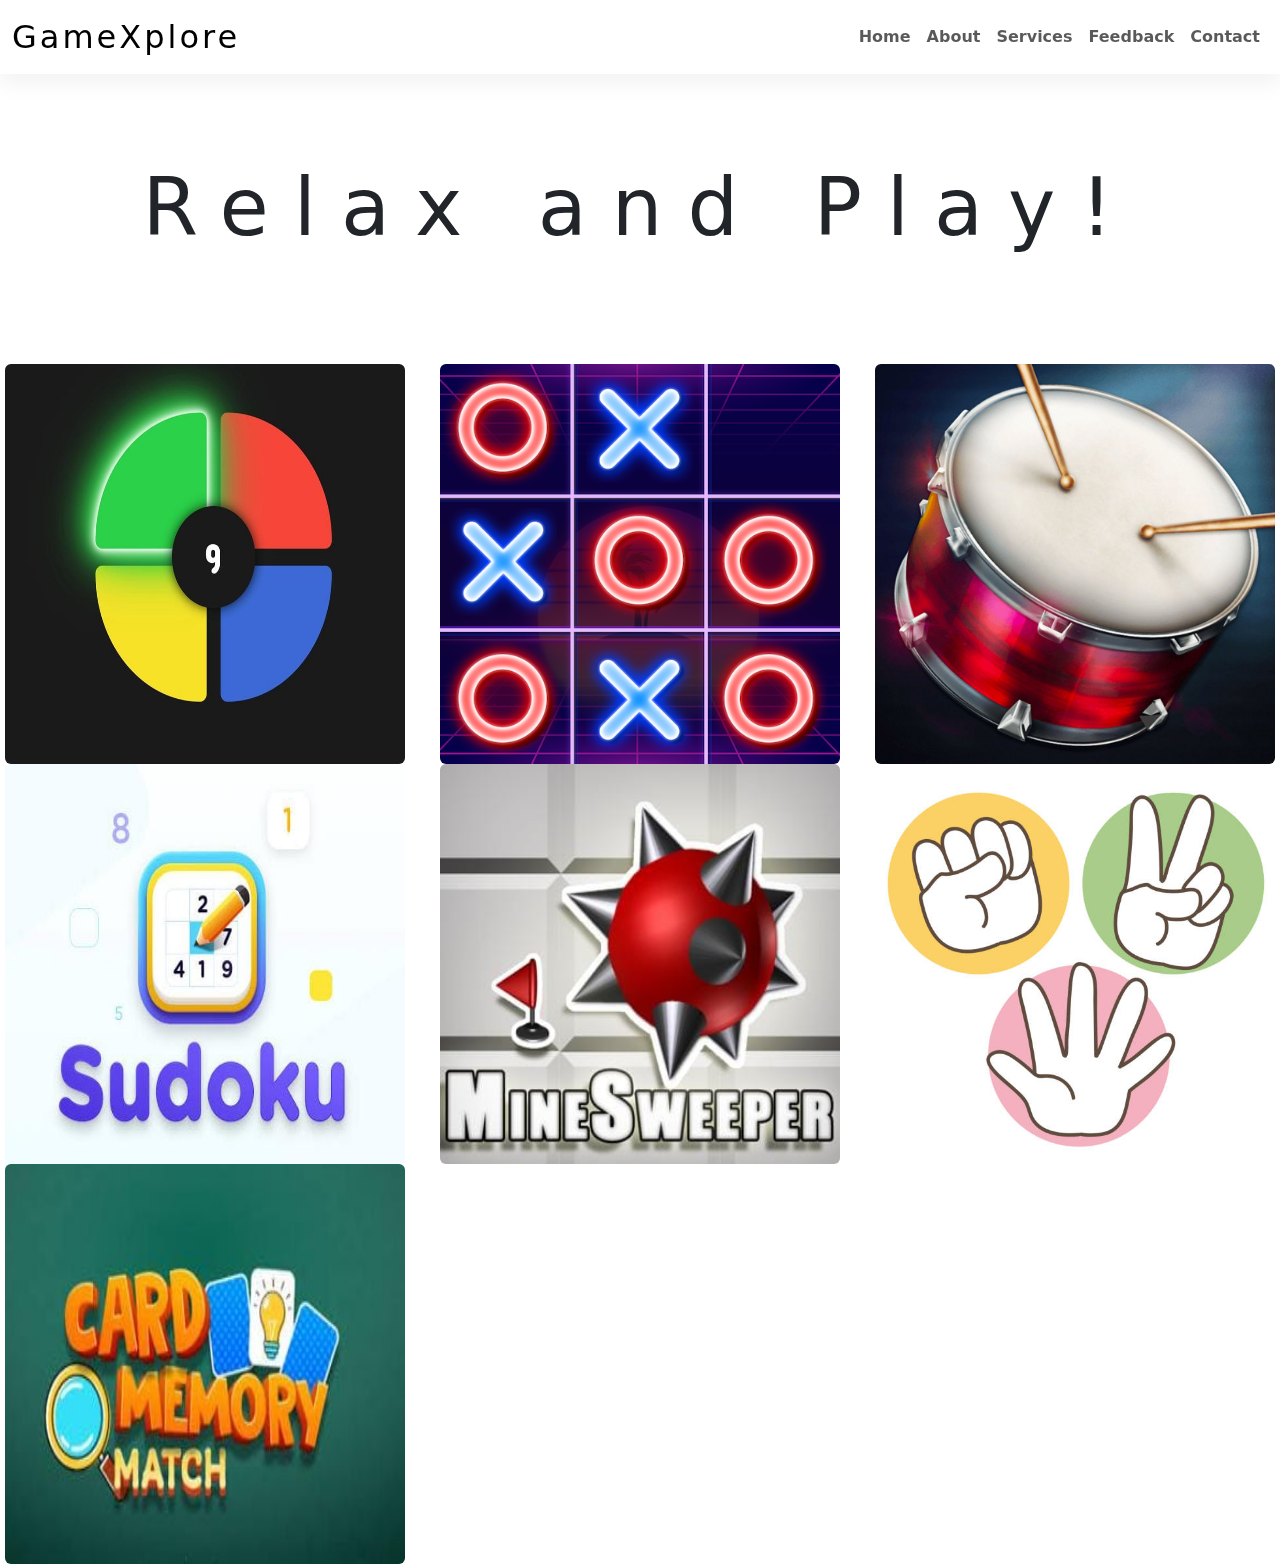
<file: index.html>
<!DOCTYPE html>
<html lang="en">
<head>
  <meta charset="UTF-8">
  <meta name="viewport" content="width=device-width, initial-scale=1.0">
  <title>GameXplore</title>
  <link href="https://cdn.jsdelivr.net/npm/bootstrap@5.3.3/dist/css/bootstrap.min.css" rel="stylesheet" integrity="sha384-QWTKZyjpPEjISv5WaRU9OFeRpok6YctnYmDr5pNlyT2bRjXh0JMhjY6hW+ALEwIH" crossorigin="anonymous">
  <link href="https://fonts.googleapis.com/css2?family=Orbitron:wght@400;700&display=swap" rel="stylesheet">
  <link rel="stylesheet" href="style.css">
</head>
<body>
  <header>
    <nav class="navbar navbar-expand-lg">
      <div class="container-fluid">
        <a class="navbar-brand" href="#!">GameXplore</a>
        <button class="navbar-toggler" type="button" data-bs-toggle="collapse"
          data-bs-target="#navbarSupportedContent" aria-controls="navbarSupportedContent" aria-expanded="false"
          aria-label="Toggle navigation">
          <span class="navbar-toggler-icon" style="color: var(--text-color);"></span>
        </button>
        <div class="collapse navbar-collapse" id="navbarSupportedContent">
          <ul class="navbar-nav ms-auto">
            <li class="nav-item">
              <a class="nav-link" aria-current="page" href="#!"><b>Home</b></a>
            </li>
            <li class="nav-item">
              <a class="nav-link" href="#!"><b>About</b></a>
            </li>
            <li class="nav-item">
              <a class="nav-link" href="#!"><b>Services</b></a>
            </li>
            <li class="nav-item">
              <a class="nav-link" href="#!"><b>Feedback</b></a>
            </li>
            <li class="nav-item">
              <a class="nav-link" href="#!"><b>Contact</b></a>
            </li>
          </ul>
        </div>
      </div>
    </nav>
  </header>
  
  <main>
    <section>
      <div class="intro">
        <h1 class="display-1">Relax and Play!</h1>
      </div>
    </section>
  </main>
  
  <div class="row">
    <div class="col-sm-6 col-md-4 col-lg-4">
      <a href="./Simon Game Challenge Starting Files/index.html" target="_blank">
        <img src="./images/simon.jpeg" class="rounded mx-auto d-block" height="400" width="400">
      </a>
    </div>
    <div class="col-sm-6 col-md-4 col-lg-4">
      <a href="https://tictac-7mgq.onrender.com/" target="_blank">
        <img src="./images/tiktak.png" class="rounded mx-auto d-block" height="400" width="400">
      </a>
    </div>
    <div class="col-sm-6 col-md-4 col-lg-4">
      <a href="./Drum Kit Completed/index.html" target="_blank">
        <img src="./images/unnamed.png" class="rounded mx-auto d-block" height="400" width="400">
      </a>
    </div>
    <div class="col-sm-6 col-md-4 col-lg-4">
      <a href="./sudoku/index.html" target="_blank">
        <img src="./images/sudoku.jpg" class="rounded mx-auto d-block" height="400" width="400">
      </a>
    </div>
    <div class="col-sm-6 col-md-4 col-lg-4">
      <a href="./minesweeper/index.html" target="_blank">
        <img src="./images/mine.jpg" class="rounded mx-auto d-block" height="400" width="400">
      </a>
    </div>
    <div class="col-sm-6 col-md-4 col-lg-4">
      <a href="./stonepaper/index.html" target="_blank">
        <img src="./images/stone.jpg" class="rounded mx-auto d-block" height="400" width="400">
      </a>
    </div>
    <div class="col-sm-6 col-md-4 col-lg-4">
      <a href="./memorygame/index.html" target="_blank">
        <img src="./images/memory.jpg" class="rounded mx-auto d-block" height="400" width="400">
      </a>
    </div>
  </div>
  
  <script src="https://cdn.jsdelivr.net/npm/bootstrap@5.3.3/dist/js/bootstrap.bundle.min.js" integrity="sha384-YvpcrYf0tY3lHB60NNkmXc5s9fDVZLESaAA55NDzOxhy9GkcIdslK1eN7N6jIeHz" crossorigin="anonymous"></script>
</body>
</html>
</file>
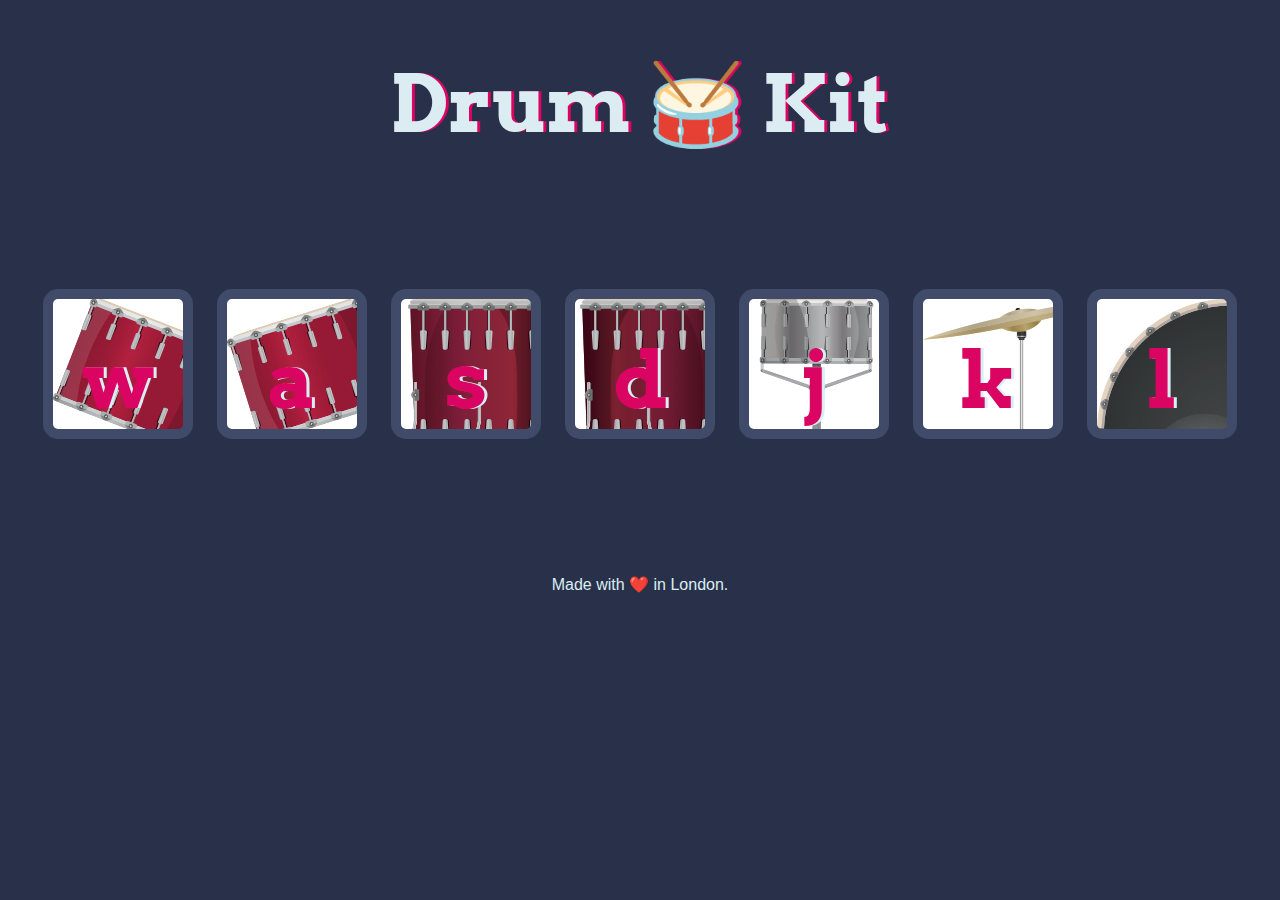
<file: Drum Kit Completed/index.html>
<!DOCTYPE html>
<html lang="en" dir="ltr">

<head>
  <meta charset="utf-8">
  <title>Drum Kit</title>
  <link rel="stylesheet" href="styles.css">
  <link href="https://fonts.googleapis.com/css?family=Arvo" rel="stylesheet">
</head>

<body>
  <h1 id="title">Drum 🥁 Kit</h1>
  <div class="set">
    <button class="w drum">w</button>
    <button class="a drum">a</button>
    <button class="s drum">s</button>
    <button class="d drum">d</button>
    <button class="j drum">j</button>
    <button class="k drum">k</button>
    <button class="l drum">l</button>
  </div>


<script src="index.js" charset="utf-8"></script>

<footer>
  Made with ❤️ in London.
</footer>
</body>
</html>
</file>
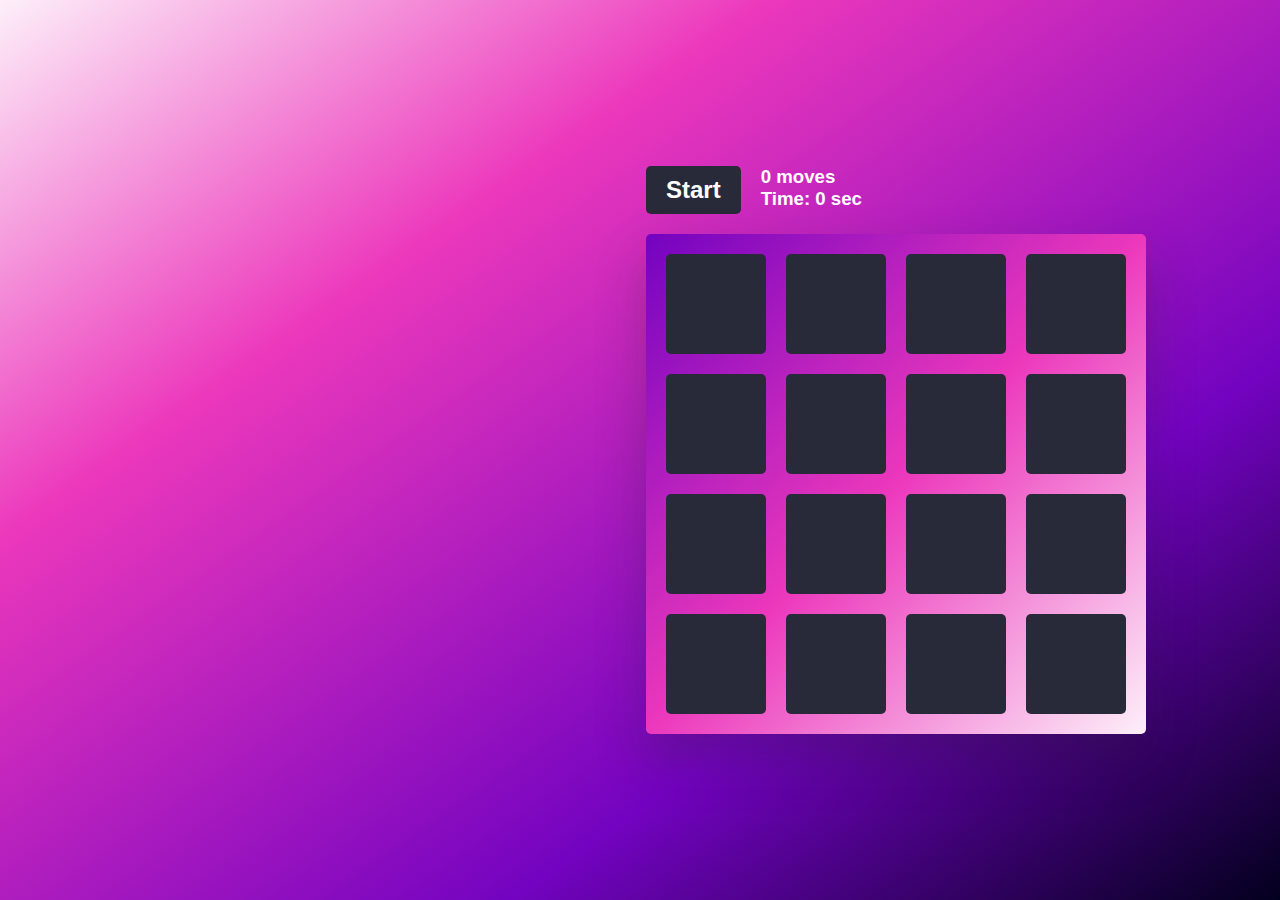
<file: memorygame/index.html>
<!DOCTYPE html>
<html lang="en">
<head>
    <meta charset="UTF-8">
    <meta http-equiv="X-UA-Compatible" content="IE=edge">
    <meta name="viewport" content="width=device-width, initial-scale=1.0">
    <title>Memory Game with JavaScript</title>
    <link rel="stylesheet" href="style.css">
    <script src="script.js" defer></script>
</head>
<body>
    <div class="game">
        <div class="controls">
            <button>Start</button>
            <div class="stats">
                <div class="moves">0 moves</div>
                <div class="timer">Time: 0 sec</div>
            </div>
        </div>
        <div class="board-container">
            <div class="board" data-dimension="4"></div>
            <div class="win">You won!</div>
        </div>
    </div>
</body>
</html>
</file>
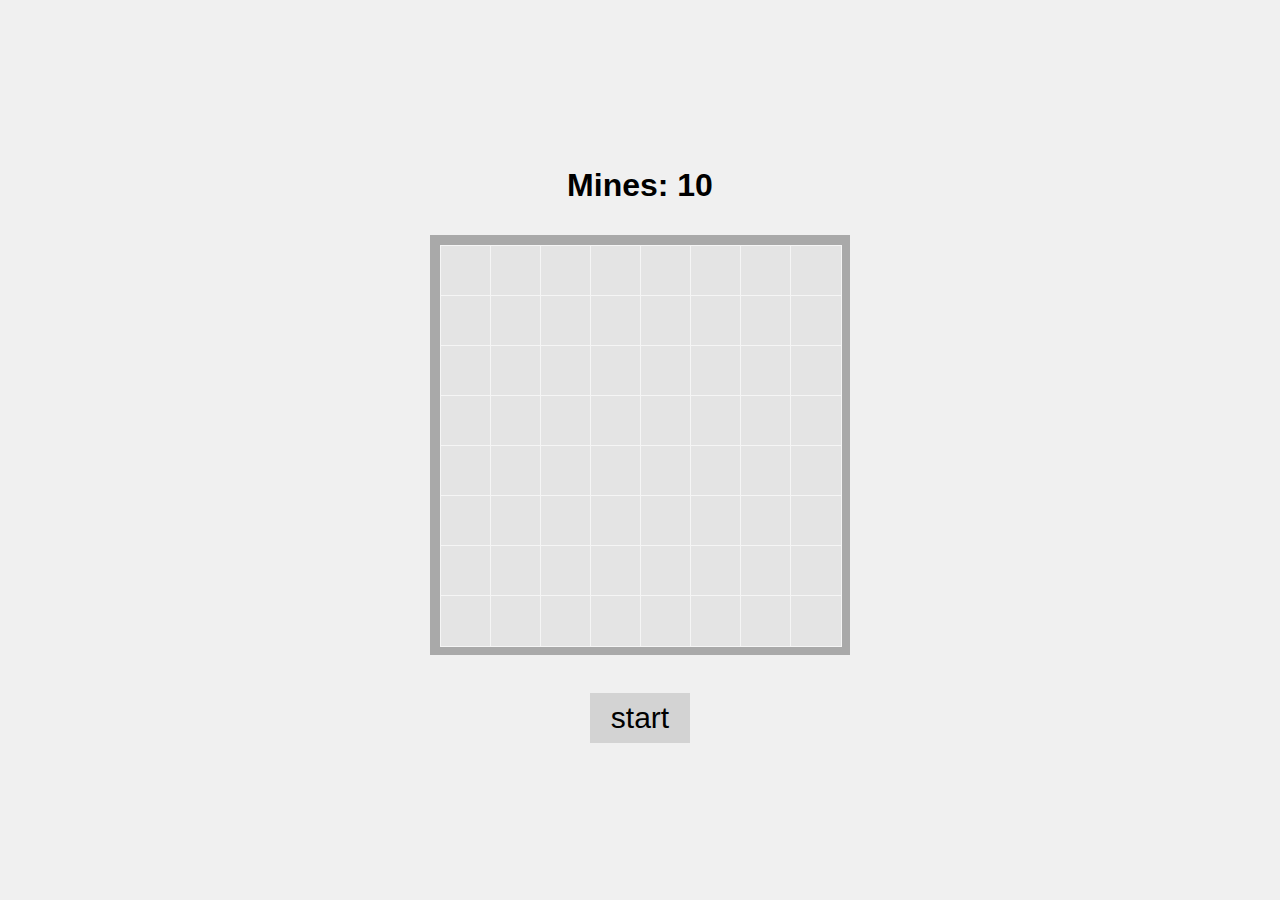
<file: minesweeper/index.html>
<!DOCTYPE html>
<html lang="en">
<head>
    <meta charset="UTF-8">
    <meta name="viewport" content="width=device-width, initial-scale=1.0">
    <title>Minesweeper</title>
    <link rel="stylesheet" href="minesweeper.css">
    <script src="minesweeper.js" defer></script>
</head>
<body>
    <h1>Mines: <span id="mines-count">10</span></h1>
    <div id="board"></div>
    <br>
    <button id="flag-button">start</button>
</body>
</html>
</file>
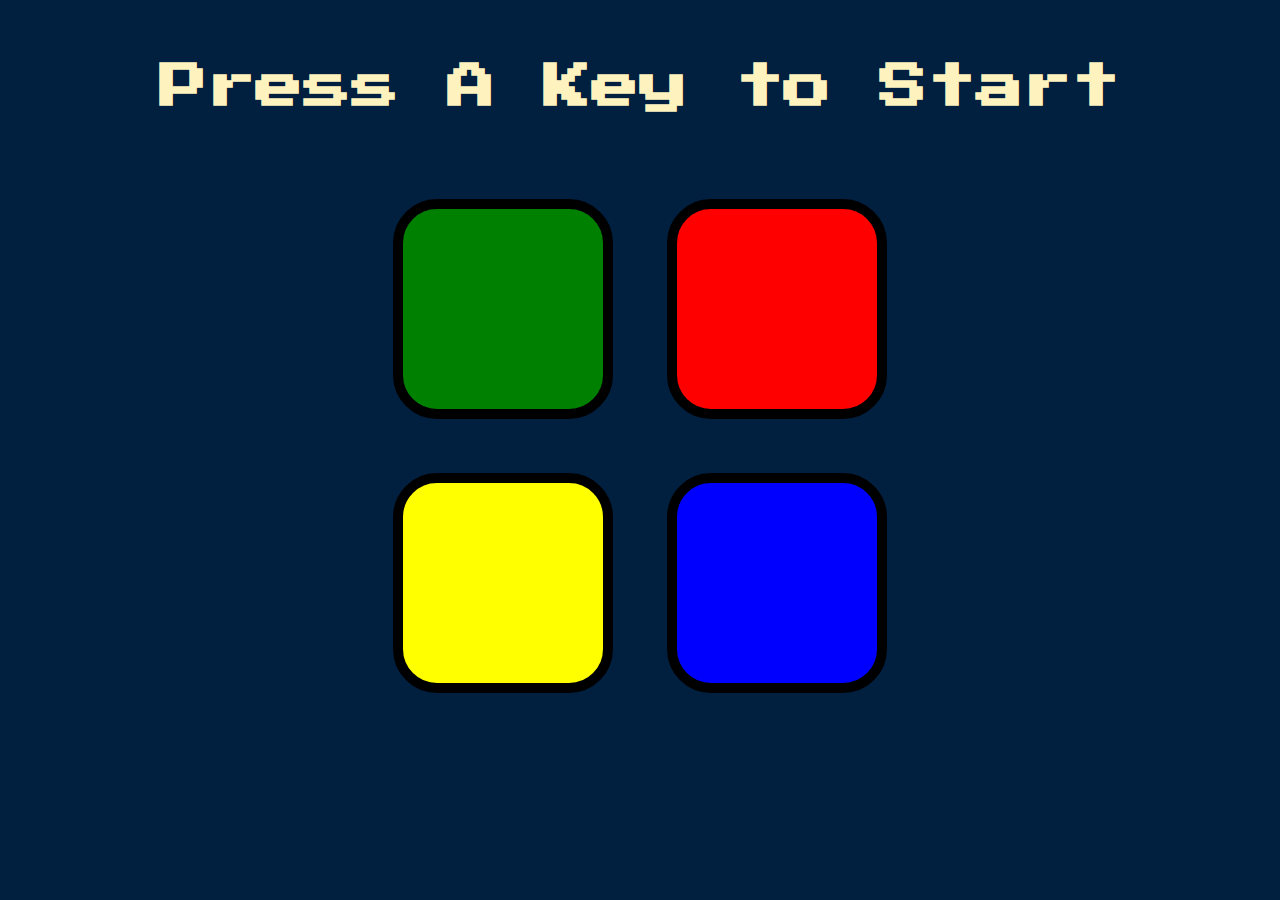
<file: Simon Game Challenge Starting Files/index.html>
<!DOCTYPE html>
<html lang="en" dir="ltr">

<head>
  <meta charset="utf-8">
  <title>Simon</title>
  <link rel="stylesheet" href="styles.css">
  <link href="https://fonts.googleapis.com/css?family=Press+Start+2P" rel="stylesheet">
</head>

<body>
  <h1 id="level-title">Press A Key to Start</h1>
  <div class="container">
    <div lass="row">

      <div type="button" id="green" class="btn green">

      </div>

      <div type="button" id="red" class="btn red">

      </div>
    </div>

    <div class="row">

      <div type="button" id="yellow" class="btn yellow">

      </div>
      <div type="button" id="blue" class="btn blue">

      </div>

    </div>

  </div>
  <script src="https://ajax.googleapis.com/ajax/libs/jquery/3.7.1/jquery.min.js"></script>
  <script src="./game.js"></script>
</body>

</html>
</file>
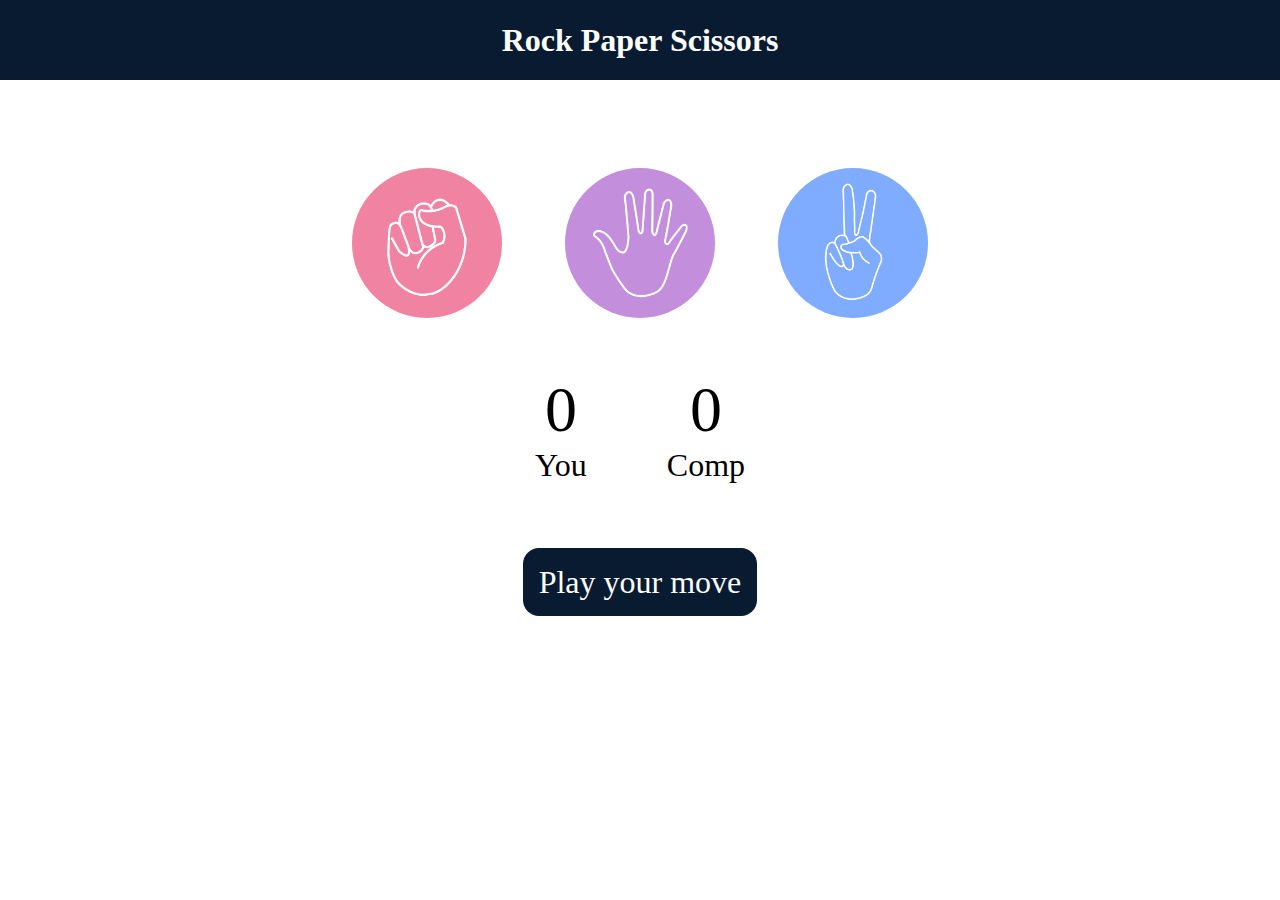
<file: stonepaper/index.html>
<!DOCTYPE html>
<html lang="en">
  <head>
    <meta charset="UTF-8" />
    <meta name="viewport" content="width=device-width, initial-scale=1.0" />
    <title>Rock Paper Scissors Game</title>
    <link rel="stylesheet" href="style.css" />
  </head>
  <body>
    <h1>Rock Paper Scissors</h1>
    <div class="choices">
      <div class="choice" id="rock">
        <img src="./images/rock.png" />
      </div>
      <div class="choice" id="paper">
        <img src="./images/paper.png" />
      </div>
      <div class="choice" id="scissors">
        <img src="./images/scissors.png" />
      </div>
    </div>

    <div class="score-board">
      <div class="score">
        <p id="user-score">0</p>
        <p>You</p>
      </div>
      <div class="score">
        <p id="comp-score">0</p>
        <p>Comp</p>
      </div>
    </div>

    <div class="msg-container">
      <p id="msg">Play your move</p>
    </div>
    <script src="app.js"></script>
  </body>
</html>
</file>
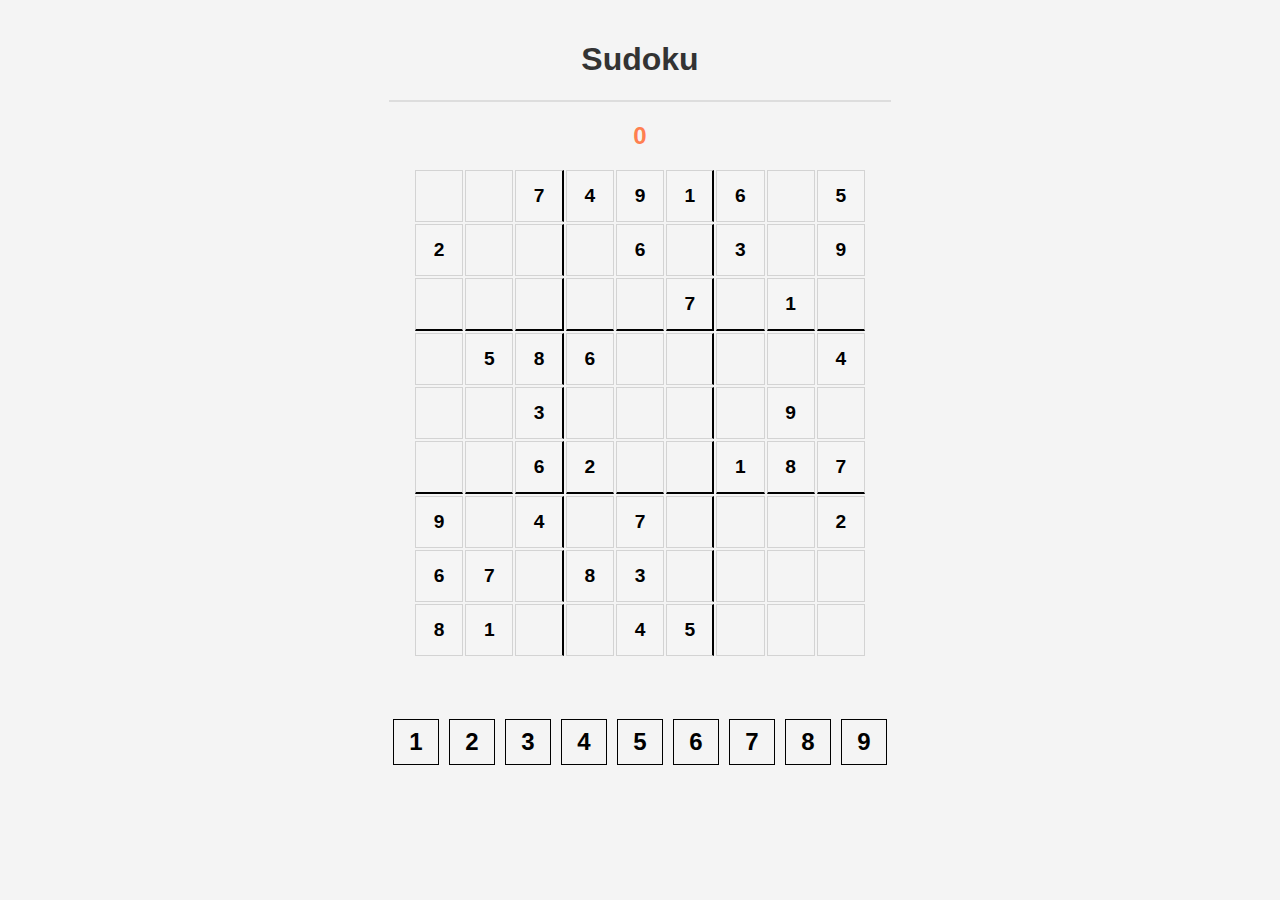
<file: sudoku/index.html>
<!DOCTYPE html>
<html lang="en">
<head>
    <meta charset="UTF-8">
    <meta name="viewport" content="width=device-width, initial-scale=1.0, user-scalable=no">
    <title>Sudoku</title>
    <link rel="stylesheet" href="sudoku.css">
    <script src="sudoku.js" defer></script>
</head>
<body>
    <h1>Sudoku</h1>
    <hr>
    <h2 id="errors">0</h2>

    <!-- 9x9 board -->
    <div id="board"></div>
    <br>
    <div id="digits"></div>
</body>
</html>
</file>
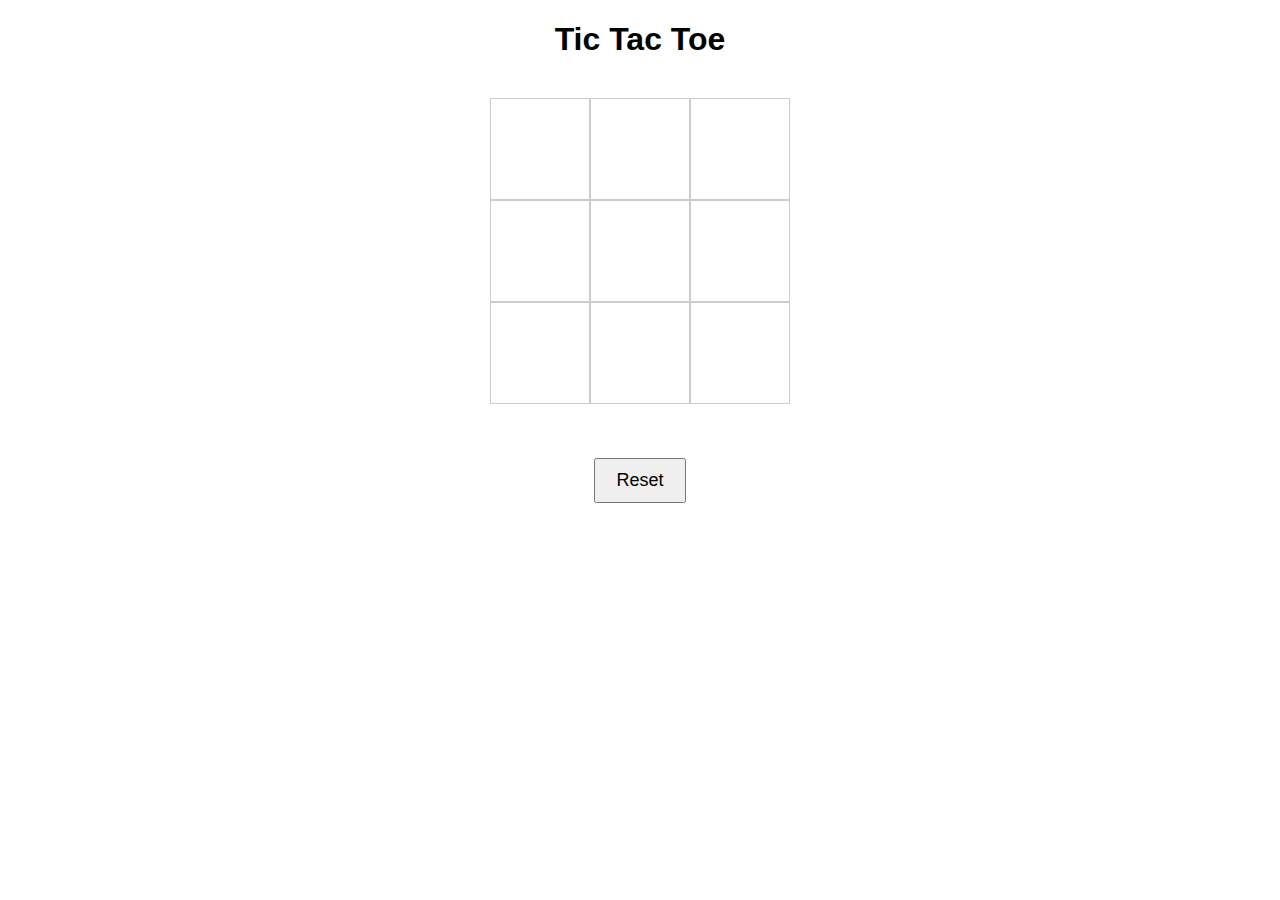
<file: tiktaktoe/index.html>
<!DOCTYPE html>
<html lang="en">
<head>
    <meta charset="UTF-8">
    <meta name="viewport" content="width=device-width, initial-scale=1.0">
    <title>Tic Tac Toe</title>
    <link rel="stylesheet" href="style.css">
</head>
<body>
    <h1>Tic Tac Toe</h1>
    <div class="game-board">
        <div class="row">
            <div class="cell" id="cell-0"></div>
            <div class="cell" id="cell-1"></div>
            <div class="cell" id="cell-2"></div>
        </div>
        <div class="row">
            <div class="cell" id="cell-3"></div>
            <div class="cell" id="cell-4"></div>
            <div class="cell" id="cell-5"></div>
        </div>
        <div class="row">
            <div class="cell" id="cell-6"></div>
            <div class="cell" id="cell-7"></div>
            <div class="cell" id="cell-8"></div>
        </div>
    </div>
    <button id="reset-button">Reset</button>
    <script src="script.js"></script>
</body>
</html>
</file>
<file: style.css>
.navbar {
    position: fixed;
    top: 0;
    width: 100%;
    z-index: 1000;
    background-color: #fff;
    box-shadow: 0 10px 20px 0 rgba(0, 0, 0, 0.05);
  }
  
  main {
    padding-top: 60px;
  }
  
  .navbar-brand {
    letter-spacing: 3px;
    font-size: 2rem;
    font-weight: 500;
  }
  
  .intro {
    padding: 100px;
    text-align: center;
  }
  
  .display-1 {
    font-weight: 450 !important;
    letter-spacing: 25px;
  }
</file>
<file: Drum Kit Completed/styles.css>
body {
  text-align: center;
  background-color: #283149;
}

h1 {
  font-size: 5rem;
  color: #DBEDF3;
  font-family: "Arvo", cursive;
  text-shadow: 3px 0 #DA0463;

}

footer {
  color: #DBEDF3;
  font-family: sans-serif;
}

.w {
  background-image: url("images/tom1.png");
}

.a {
  background-image: url("images/tom2.png");
}

.s {
  background-image: url("images/tom3.png");
}

.d {
  background-image: url("images/tom4.png");
}

.j {
  background-image: url("images/snare.png");
}

.k {
  background-image: url("images/crash.png");
}

.l {
  background-image: url("images/kick.png");
}

.set {
  margin: 10% auto;
}

.pressed {
  box-shadow: 0 3px 4px 0 #DBEDF3;
  opacity: 0.5;
}

.red {
  color: red;
}

.drum {
  outline: none;
  border: 10px solid #404B69;
  font-size: 5rem;
  font-family: 'Arvo', cursive;
  line-height: 2;
  font-weight: 900;
  color: #DA0463;
  text-shadow: 3px 0 #DBEDF3;
  border-radius: 15px;
  display: inline-block;
  width: 150px;
  height: 150px;
  text-align: center;
  margin: 10px;
  background-color: white;
}
</file>
<file: memorygame/style.css>
html {
    width: 100%;
    height: 100%;
    background: linear-gradient(325deg,  #03001e 0%,#7303c0 30%,#ec38bc 70%, #fdeff9 100%);
    font-family: Arial, Helvetica, sans-serif;
    overflow: hidden;
}
.game {
    position: absolute;
    top: 50%;
    left: 70%;
    transform: translate(-50%, -50%);
}
.controls {
    display: flex;
    gap: 20px;
    margin-bottom: 20px;
}
button {
    background: #282A3A;
    color: #FFF;
    border-radius: 5px;
    padding: 10px 20px;
    border: 0;
    cursor: pointer;
    font-family: Arial, Helvetica, sans-serif;
    font-size: 18pt;
    font-weight: bold;
}
.disabled {
    color: #757575;
}
.stats {
    color: #FFF;
    font-size: 14pt;
    font-weight: bold;
}
.board-container {
    position: relative;
}
.board,
.win {
    border-radius: 5px;
    box-shadow: 0 25px 50px rgb(33 33 33 / 25%);
    background: linear-gradient(135deg,  #03001e 0%,#7303c0 0%,#ec38bc 50%, #fdeff9 100%);
    transition: transform .6s cubic-bezier(0.4, 0.0, 0.2, 1);
    backface-visibility: hidden;
}
.board {
    padding: 20px;
    display: grid;
    grid-template-columns: repeat(4, auto);
    grid-gap: 20px;
}
.board-container.flipped .board {
    transform: rotateY(180deg) rotateZ(50deg);
}
.board-container.flipped .win {
    transform: rotateY(0) rotateZ(0);
}
.card {
    position: relative;
    width: 100px;
    height: 100px;
    cursor: pointer;
}
.card-front,
.card-back {
    position: absolute;
    border-radius: 5px;
    width: 100%;
    height: 100%;
    background: #282A3A;
    transition: transform .6s cubic-bezier(0.4, 0.0, 0.2, 1);
    backface-visibility: hidden;
}
.card-back {
    transform: rotateY(180deg) rotateZ(50deg);
    font-size: 28pt;
    user-select: none;
    text-align: center;
    line-height: 100px;
    background: #FDF8E6;
}
.card.flipped .card-front {
    transform: rotateY(180deg) rotateZ(50deg);
}
.card.flipped .card-back {
    transform: rotateY(0) rotateZ(0);
}
.win {
    position: absolute;
    top: 0;
    left: 0;
    width: 100%;
    height: 100%;
    text-align: center;
    background: #FDF8E6;
    transform: rotateY(180deg) rotateZ(50deg);
}
.win-text {
    position: absolute;
    top: 50%;
    left: 50%;
    transform: translate(-50%, -50%);
    font-size: 21pt;
    color: #282A3A;
}
.highlight {
    color: #7303c0;
}
</file>
<file: minesweeper/minesweeper.css>
/* Global Styles */
body {
    font-family: Arial, Helvetica, sans-serif;
    font-weight: bold;
    text-align: center;
    margin: 0;
    padding: 0;
    height: 100vh;
    display: flex;
    flex-direction: column;
    justify-content: center;
    align-items: center;
    background-color: #f0f0f0;
    overflow: hidden;
}

h1 {
    margin-top: 10px;
}

#board {
    display: grid;
    grid-template-columns: repeat(8, 1fr);
    grid-template-rows: repeat(8, 1fr);
    width: 80vw; /* Take up 80% of the viewport width */
    height: 80vw; /* Same as width, so it's a square */
    max-width: 400px; /* Cap the width to 400px on large screens */
    max-height: 400px; /* Cap the height to 400px */
    border: 10px solid darkgray;
    background-color: lightgray;
    margin: 10px auto; /* Reduced space between button and board */
}

#board div {
    width: 100%;
    height: 100%;
    border: 1px solid whitesmoke;
    font-size: 30px;
    display: flex;
    justify-content: center;
    align-items: center;
    background-color: #e4e4e4;
    position: relative;
}

/* Hide the content initially to avoid displaying numbers or text */
#board div::after {
    content: "";
    display: block;
    width: 100%;
    height: 100%;
}

/* Show only the flag when the tile is in flag mode */
#board div.flagged::after {
    content: "🚩";
    font-size: 30px;
    display: flex;
    justify-content: center;
    align-items: center;
    color: red;
}

.tile-clicked {
    background-color: darkgrey;
}

.x1 {
    color: blue;
}

.x2 {
    color: green;
}

.x3 {
    color: red;
}

.x4 {
    color: navy;
}

.x5 {
    color: brown;
}

.x6 {
    color: teal;
}

.x7 {
    color: black;
}

.x8 {
    color: gray;
}

/* Flag Button */
#flag-button {
    width: 100px;
    height: 50px;
    font-size: 30px;
    background-color: lightgray;
    border: none;
    cursor: pointer;
    margin-top: 10px; /* Reduced margin-top */
}

/* Responsive Design */
@media (max-width: 768px) {
    #board {
        width: 70vw;
        height: 70vw;
        max-width: 350px;
        max-height: 350px;
    }

    #board div {
        font-size: 24px;
    }

    #flag-button {
        width: 80px;
        height: 40px;
        font-size: 24px;
    }
}

@media (max-width: 480px) {
    #board {
        width: 90vw;
        height: 90vw;
        max-width: 300px;
        max-height: 300px;
    }

    #board div {
        font-size: 20px;
    }

    #flag-button {
        width: 70px;
        height: 35px;
        font-size: 20px;
    }
}
</file>
<file: Simon Game Challenge Starting Files/styles.css>
body {
  text-align: center;
  background-color: #011F3F;
}

#level-title {
  font-family: 'Press Start 2P', cursive;
  font-size: 3rem;
  margin:  5%;
  color: #FEF2BF;
}

.container {
  display: block;
  width: 50%;
  margin: auto;

}

.btn {
  margin: 25px;
  display: inline-block;
  height: 200px;
  width: 200px;
  border: 10px solid black;
  border-radius: 20%;
}

.game-over {
  background-color: red;
  opacity: 0.8;
}

.red {
  background-color: red;
}

.green {
  background-color: green;
}

.blue {
  background-color: blue;
}

.yellow {
  background-color: yellow;
}

.pressed {
  box-shadow: 0 0 20px white;
  background-color: grey;
}
</file>
<file: stonepaper/style.css>
* {
    margin: 0;
    padding: 0;
    text-align: center;
  }
  
  h1 {
    background-color: #081b31;
    color: #fff;
    height: 5rem;
    line-height: 5rem;
  }
  
  .choice {
    height: 165px;
    width: 165px;
    border-radius: 50%;
    display: flex;
    justify-content: center;
    align-items: center;
  }
  
  .choice:hover {
    cursor: pointer;
    background-color: #081b31;
  }
  
  img {
    height: 150px;
    width: 150px;
    object-fit: cover;
    border-radius: 50%;
  }
  
  .choices {
    display: flex;
    justify-content: center;
    align-items: center;
    gap: 3rem;
    margin-top: 5rem;
  }
  
  .score-board {
    display: flex;
    justify-content: center;
    align-items: center;
    font-size: 2rem;
    margin-top: 3rem;
    gap: 5rem;
  }
  
  #user-score,
  #comp-score {
    font-size: 4rem;
  }
  
  .msg-container {
    margin-top: 5rem;
  }
  
  #msg {
    background-color: #081b31;
    color: #fff;
    font-size: 2rem;
    display: inline;
    padding: 1rem;
    border-radius: 1rem;
  }
</file>
<file: sudoku/sudoku.css>
/* Global Styles */
body {
    font-family: Arial, Helvetica, sans-serif;
    text-align: center;
    background-color: #f4f4f4;
    margin: 0;
    padding: 20px;
}

h1, h2 {
    font-size: 2rem;
    color: #333;
}

hr {
    width: 100%;
    max-width: 500px;
    margin: 10px auto;
    border: 1px solid #ddd;
}

#errors {
    color: coral;
    font-size: 1.5rem;
}

/* Sudoku Board */
#board {
    display: grid;
    grid-template-columns: repeat(9, 1fr);
    grid-gap: 2px;
    justify-content: center;
    width: 100%;
    max-width: 450px;
    margin: 20px auto;
}

.tile {
    display: flex;
    justify-content: center;
    align-items: center;
    height: 50px;
    border: 1px solid lightgray;
    font-size: 1.2rem;
    font-weight: bold;
}

.tile-start {
    background-color: whitesmoke;
}

.number-selected {
    background-color: gray;
}

.horizontal-line {
    border-bottom: 2px solid black;
}

.vertical-line {
    border-right: 2px solid black;
}

/* Number Digits */
#digits {
    display: flex;
    justify-content: center;
    flex-wrap: wrap;
    margin-top: 20px;
}

.number {
    width: 44px;
    height: 44px;
    display: flex;
    justify-content: center;
    align-items: center;
    margin: 5px;
    border: 1px solid black;
    font-size: 1.5rem;
    font-weight: bold;
    cursor: pointer;
}

.number-selected {
    background-color: gray;
}

@media (max-width: 768px) {
    #board {
        grid-template-columns: repeat(9, 1fr);
        max-width: 90%;
    }

    .tile {
        height: 40px;
        font-size: 1rem;
    }

    .number {
        width: 35px;
        height: 35px;
        font-size: 1.2rem;
    }

    h1, h2 {
        font-size: 1.5rem;
    }

    #errors {
        font-size: 1.2rem;
    }
}

@media (max-width: 576px) {
    #board {
        grid-template-columns: repeat(9, 1fr);
        max-width: 100%;
    }

    .tile {
        height: 30px;
        font-size: 1rem;
    }

    .number {
        width: 30px;
        height: 30px;
        font-size: 1rem;
    }

    h1, h2 {
        font-size: 1.2rem;
    }

    #errors {
        font-size: 1rem;
    }
}
</file>
<file: tiktaktoe/style.css>
body {
    font-family: Arial, sans-serif;
    text-align: center;
}

.game-board {
    width: 300px;
    height: 300px;
    margin: 40px auto;
    display: flex;
    flex-wrap: wrap;
    justify-content: center;
}

.row {
    width: 100%;
    display: flex;
    justify-content: space-between;
}

.cell {
    width: 100px;
    height: 100px;
    border: 1px solid #ccc;
    display: flex;
    justify-content: center;
    align-items: center;
    font-size: 48px;
    cursor: pointer;
}

.cell:hover {
    background-color: #f0f0f0;
}

.cell.x {
    background-color: #ff69b4;
    color: #fff;
}

.cell.o {
    background-color: #33cc33;
    color: #fff;
}

#reset-button {
    margin-top: 20px;
    padding: 10px 20px;
    font-size: 18px;
    cursor: pointer;
}
</file>
